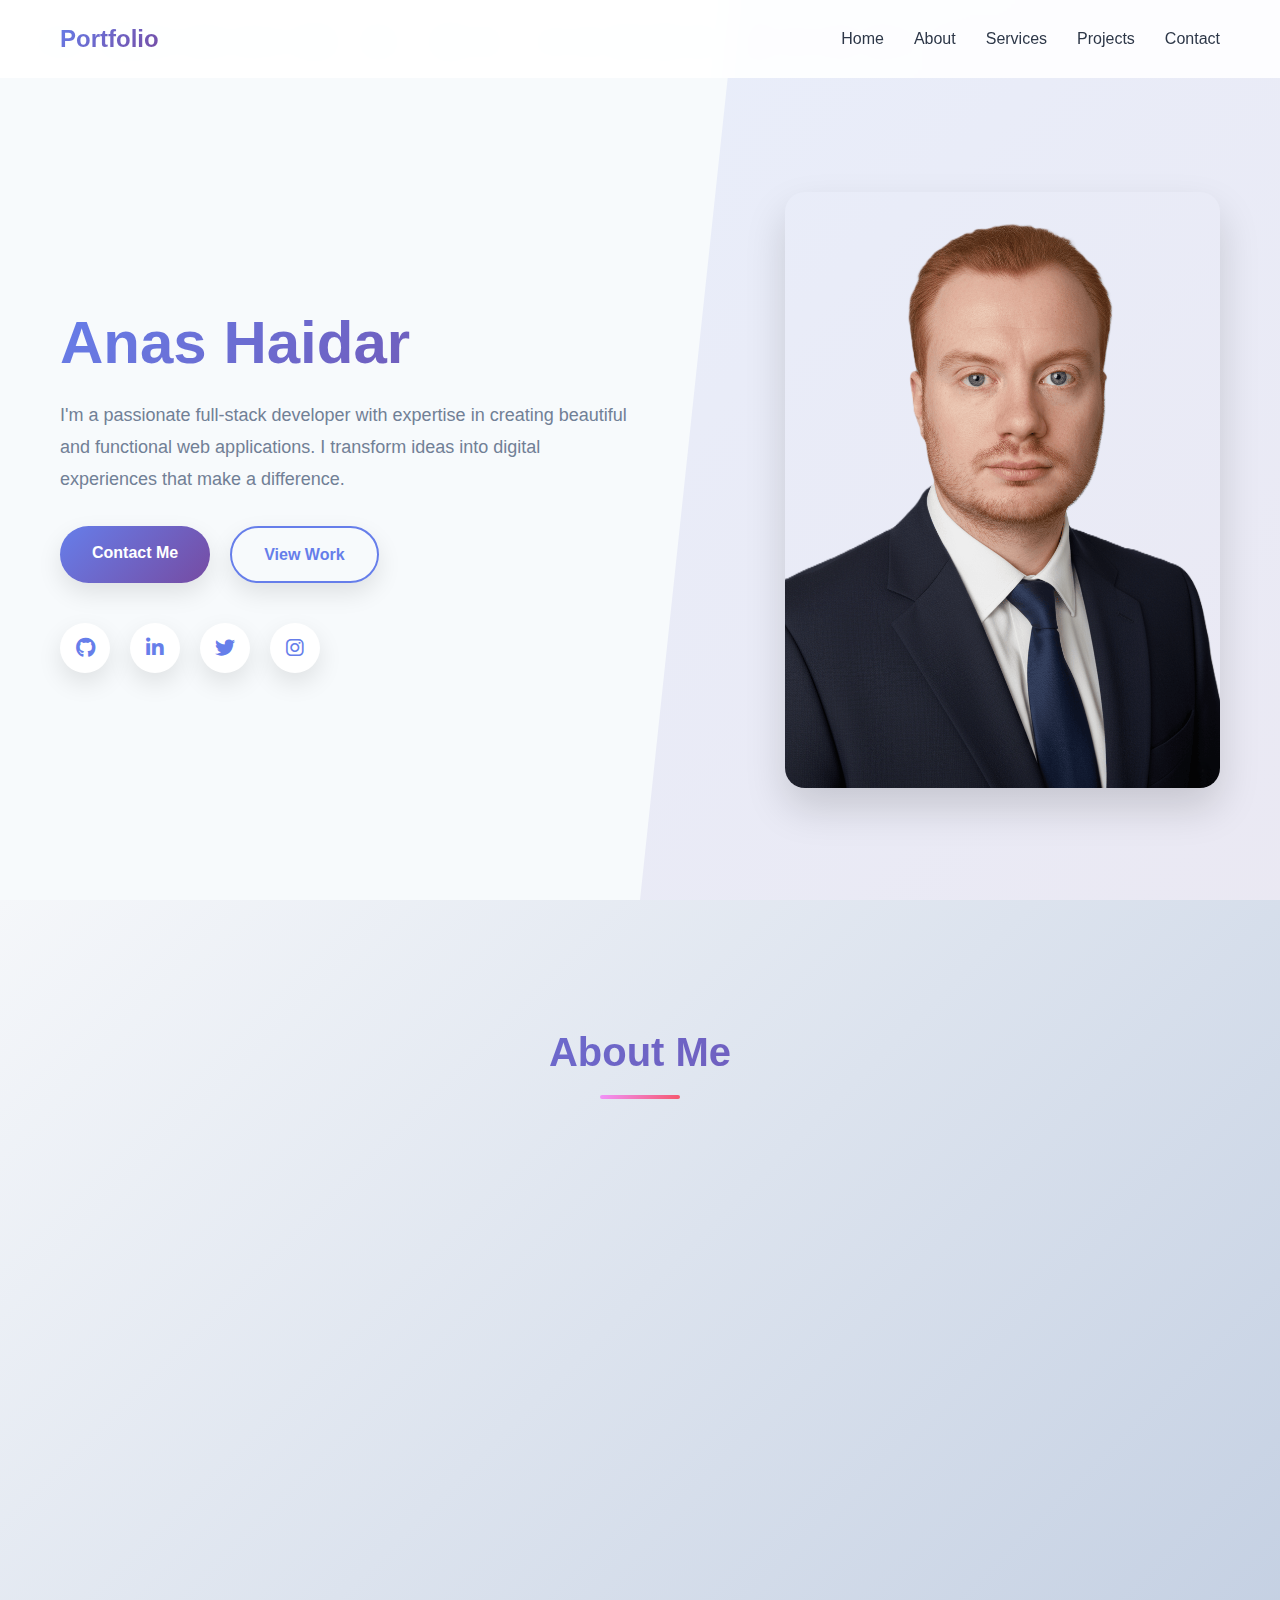
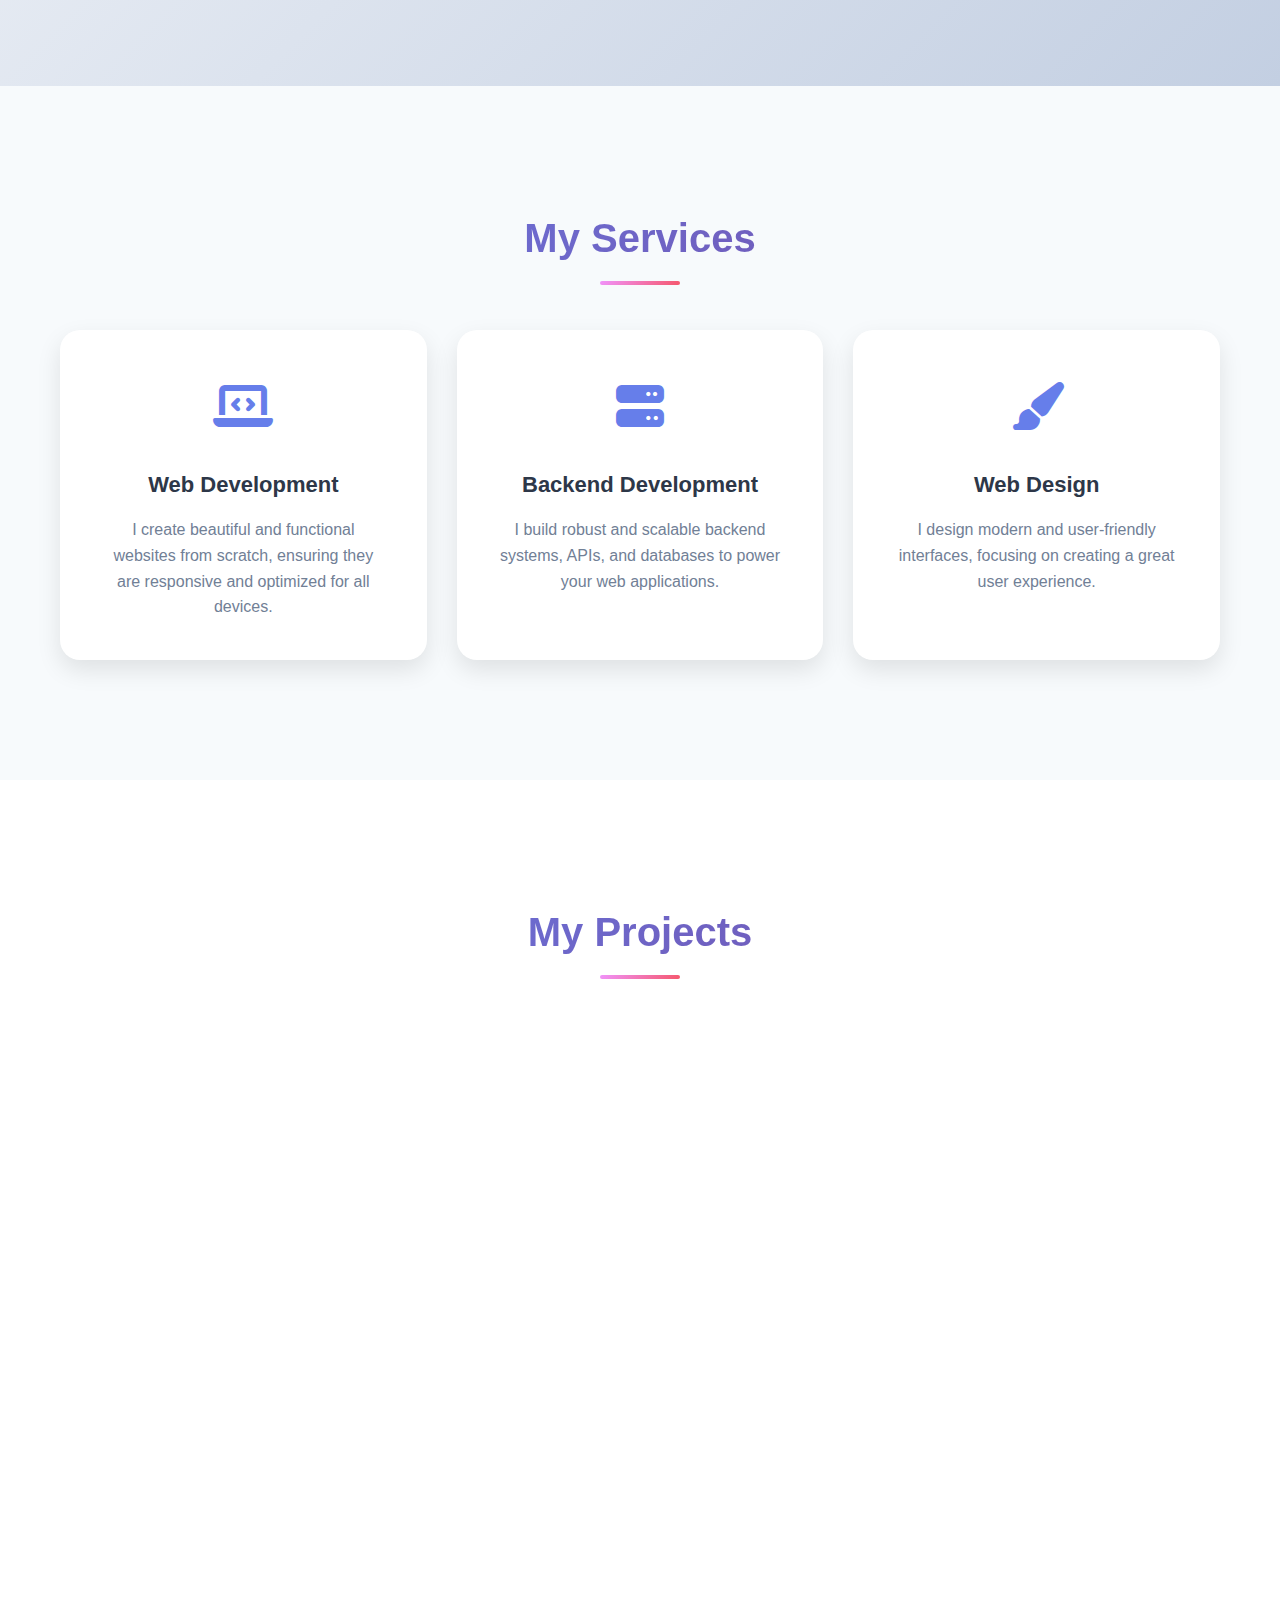
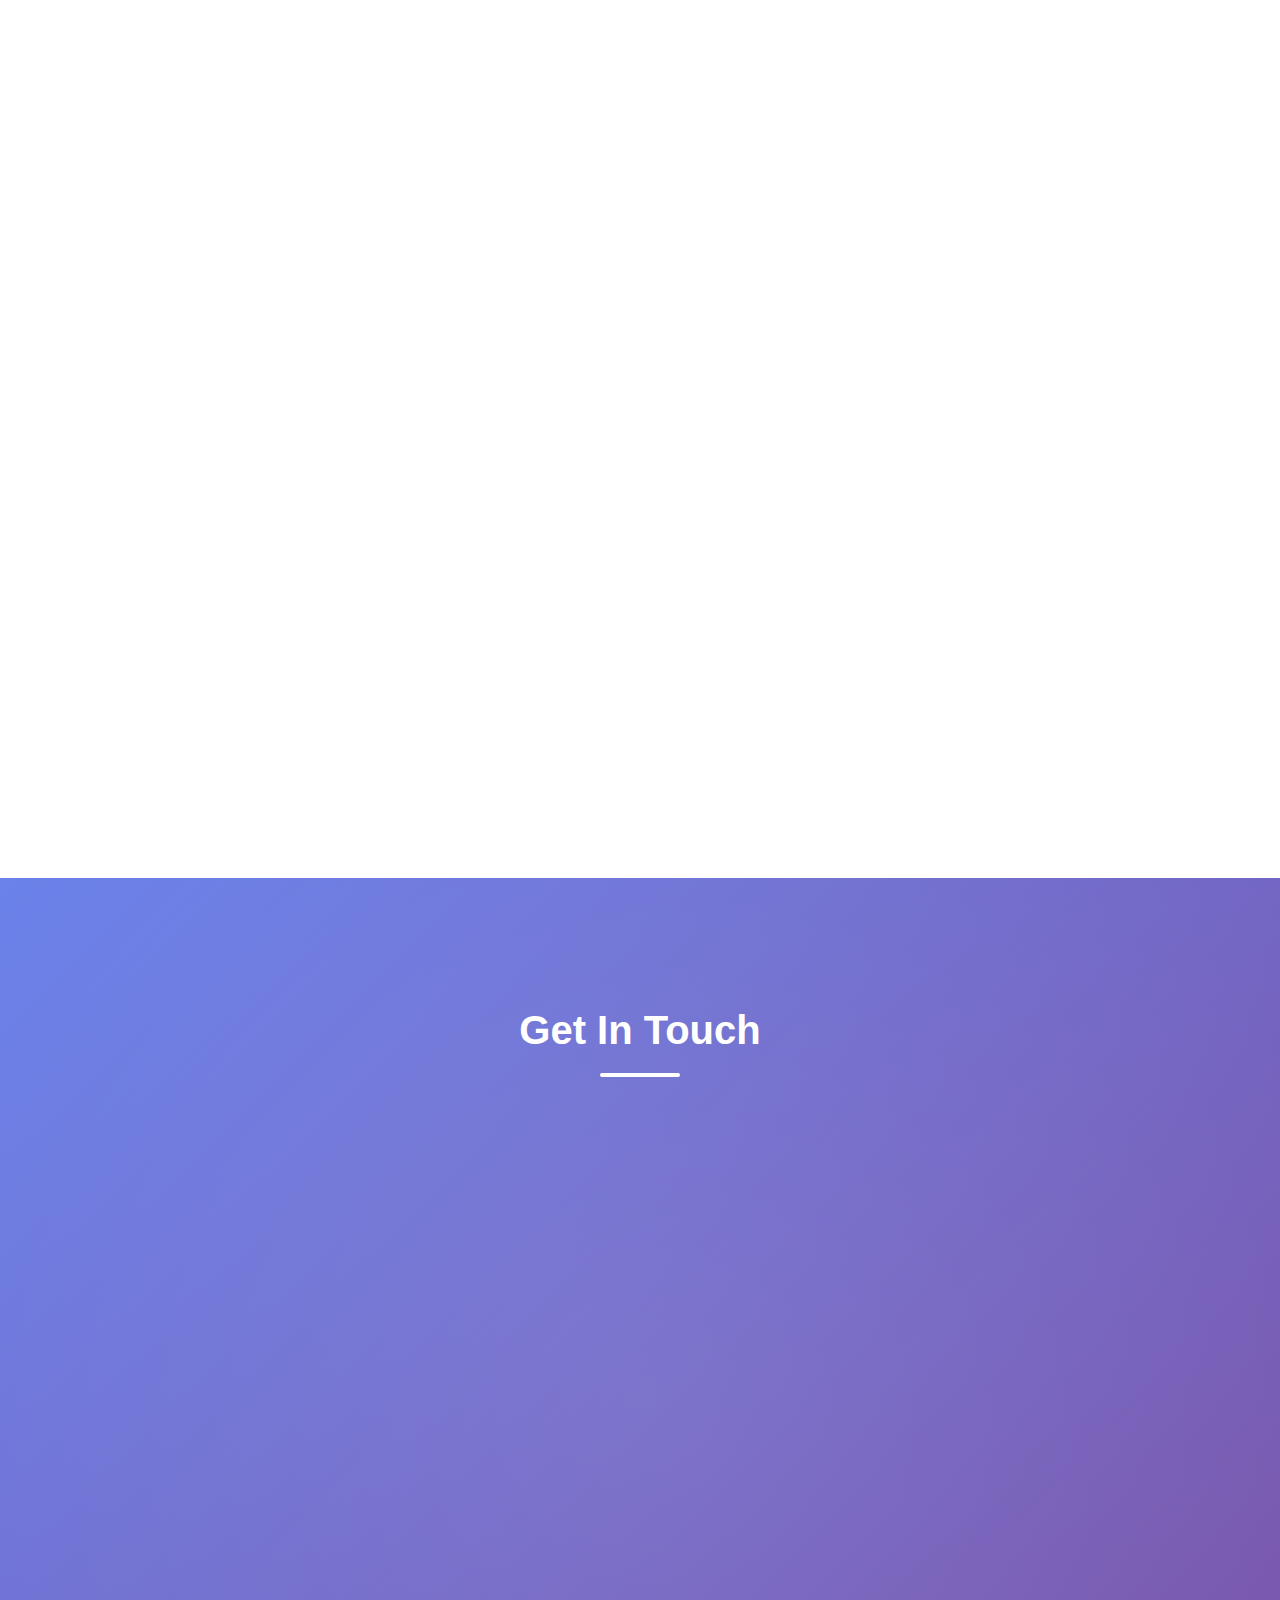
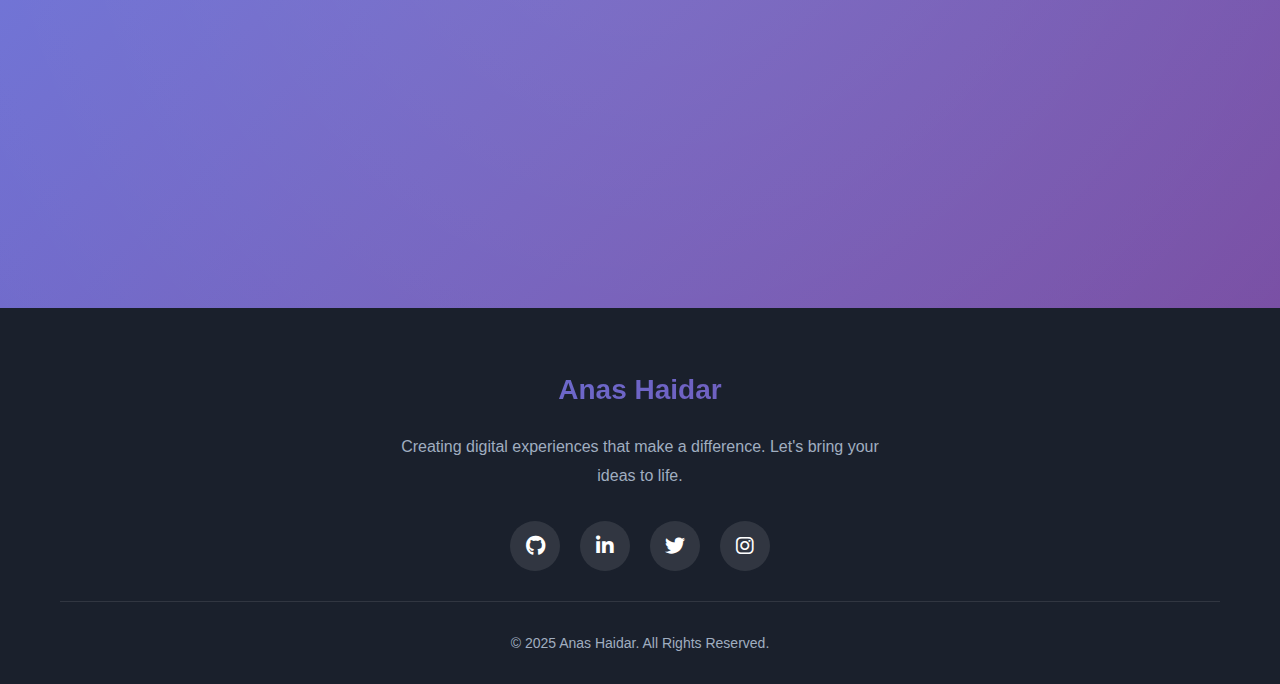
<file: portfolio/index.html>
<!DOCTYPE html>
<html lang="en">
  <head>
    <meta charset="UTF-8" />
    <meta name="viewport" content="width=device-width, initial-scale=1.0" />
    <title>Anas Haidar | Creative Full Stack Developer</title>
    <link
      rel="stylesheet"
      href="https://cdnjs.cloudflare.com/ajax/libs/font-awesome/6.4.0/css/all.min.css"
    />
    <link rel="stylesheet" href="css/style.css" />
  </head>
  <body>
    <!-- Header -->
    <header>
      <div class="container">
        <nav class="navbar">
          <a href="#" class="logo">Portfolio</a>
          <ul class="nav-links">
            <li><a href="#home">Home</a></li>
            <li><a href="#about">About</a></li>
            <li><a href="#services">Services</a></li>
            <li><a href="#projects">Projects</a></li>
            <li><a href="#contact">Contact</a></li>
          </ul>
          <div class="hamburger">
            <span></span>
            <span></span>
            <span></span>
          </div>
        </nav>
      </div>
    </header>

    <!-- Hero Section -->
    <section id="home" class="hero">
      <div class="hero-bg"></div>
      <div class="particles" id="particles"></div>
      <div class="container">
        <div class="hero-content">
          <div class="hero-text">
            <h1 class="hero-title">Anas Haidar</h1>
            <p class="hero-description">
              I'm a passionate full-stack developer with expertise in creating
              beautiful and functional web applications. I transform ideas into
              digital experiences that make a difference.
            </p>
            <div class="hero-buttons">
              <a href="#contact" class="btn">Contact Me</a>
              <a href="#projects" class="btn btn-outline">View Work</a>
            </div>
            <div class="social-links">
              <a
                href="https://github.com/AnasHaidar-95"
                target="_blank"
                aria-label="GitHub"
              >
                <i class="fab fa-github"></i
              ></a>
              <a
                href="https://linkedin.com/in/anas-haidar"
                target="_blank"
                aria-label="LinkedIn"
                ><i class="fab fa-linkedin-in"></i
              ></a>
              <a
                href="https://x.com/_Anas_95"
                target="_blank"
                aria-label="Twitter"
                ><i class="fab fa-twitter"></i
              ></a>
              <a
                href="https://www.instagram.com/_anas_haidar_"
                target="_blank"
                aria-label="Instagram"
                ><i class="fab fa-instagram"></i
              ></a>
            </div>
          </div>
          <div class="hero-image">
            <img src="./assets/images/me.png" alt="Anas Haidar" />
          </div>
        </div>
      </div>
    </section>

    <!-- About Section -->
    <section id="about" class="about">
      <div class="container">
        <h2 class="section-title">About Me</h2>
        <div class="about-content">
          <div class="about-text">
            <h3>Creative Full Stack Developer</h3>
            <p>
              I’m a fast-learning, highly motivated full-stack developer who
              turns ideas into polished digital experiences. What began as
              curiosity about how a button click makes things happen evolved
              into a passion for building complete web applications that are as
              elegant under the hood as they are on the surface. After an
              intensive 17-week boot-camp and 500+ hours of hands-on coding
              sprints, I earned certification as a Junior Full-Stack Developer
              and have been shipping production-ready apps ever since.
            </p>
            <p>
              I specialize in JavaScript across the stack—React and vanilla JS
              for responsive, engaging interfaces, Node and Express for robust
              APIs, and MongoDB or SQL for reliable data layers. I’m comfortable
              translating user stories into clean, scalable code, and writing
              tests that keep regressions out of production. Whether working
              solo or in agile teams, I bring a detail-oriented mindset, clear
              communication, and a relentless focus on delivering features that
              solve real problems.
            </p>
            <p>
              When I’m not coding, you’ll find me exploring new frameworks,
              contributing to open-source projects, or diving into the next
              technical challenge. I believe technology is at its best when it’s
              invisible to the user yet powerful enough to change how they work
              and live—let’s build something that makes that difference
              together.
            </p>
            <div class="skills">
              <span class="skill-tag">HTML 5</span>
              <span class="skill-tag">CSS 3</span>
              <span class="skill-tag">JavaScript</span>
              <span class="skill-tag">React.js</span>
              <span class="skill-tag">Express.js</span>
              <span class="skill-tag">Node.js</span>
              <span class="skill-tag">MongoDB</span>
              <span class="skill-tag">SQL</span>
              <span class="skill-tag">Figma</span>
            </div>
          </div>
        </div>
      </div>
    </section>

    <!-- Services Section -->
    <section id="services" class="services">
      <div class="container">
        <h2 class="section-title">My Services</h2>
        <div class="services-grid">
          <div class="service-card">
            <div class="service-icon">
              <i class="fas fa-laptop-code"></i>
            </div>
            <h3 class="service-title">Web Development</h3>
            <p class="service-description">I create beautiful and functional websites from scratch, ensuring they are responsive and optimized for all devices.</p>
          </div>
          <div class="service-card">
            <div class="service-icon">
              <i class="fas fa-server"></i>
            </div>
            <h3 class="service-title">Backend Development</h3>
            <p class="service-description">I build robust and scalable backend systems, APIs, and databases to power your web applications.</p>
          </div>
          <div class="service-card">
            <div class="service-icon">
              <i class="fas fa-paint-brush"></i>
            </div>
            <h3 class="service-title">Web Design</h3>
            <p class="service-description">I design modern and user-friendly interfaces, focusing on creating a great user experience.</p>
          </div>
        </div>
      </div>
    </section>

    <!-- Projects Section -->
    <section id="projects" class="projects">
      <div class="container">
        <h2 class="section-title">My Projects</h2>
        <div class="project-grid">
          <!-- Project 1 -->
          <div class="project-card">
            <div class="project-image">
              <img
                src="./assets/projects images/Kids Scholar.jpg"
                alt="Kids-Scholar"
              />
              <div class="project-overlay">
                <a
                  href="https://github.com/AnasHaidar-95/Kids-Scholar"
                  target="_blank"
                  aria-label="View Code"
                  ><i class="fab fa-github"></i
                ></a>
              </div>
            </div>
            <div class="project-details">
              <h3 class="project-title">Kids-Scholar</h3>
              <p class="project-description">
                Kids-Scholar is a full-stack MERN application built to provide a
                rich, gamified learning experience for kids. The platform
                focuses on core subjects like Math, Science, and English,
                delivering educational content through interactive games,
                captivating stories, and challenging quizzes.
              </p>
              <div class="project-tech">
                <span class="tech-tag">React</span>
                <span class="tech-tag">Express.js</span>
                <span class="tech-tag">Node.js</span>
                <span class="tech-tag">MongoDB</span>
                <span class="tech-tag">Vite</span>
                <span class="tech-tag">Tailwind CSS</span>
                <span class="tech-tag">React Router</span>
                <span class="tech-tag">Axios</span>
                <span class="tech-tag">React Three Fiber</span>
                <span class="tech-tag">Mongoose</span>
                <span class="tech-tag">JWT</span>
                <span class="tech-tag">Bcrypt.js</span>
                <span class="tech-tag">Cloudinary</span>
              </div>
            </div>
          </div>

          <!-- Project 2 -->
          <div class="project-card">
            <div class="project-image">
              <img src="./assets/projects images/Farhatak.jpg" alt="Farhatak" />
              <div class="project-overlay">
                <a
                  href="https://github.com/AnasHaidar-95/Farhatak"
                  aria-label="View Code"
                  ><i class="fab fa-github"></i
                ></a>
              </div>
            </div>
            <div class="project-details">
              <h3 class="project-title">Farhatak</h3>
              <p class="project-description">
                Farhatak is a comprehensive wedding planning platform designed
                to connect couples with a wide range of vendors and services.
                From booking venues to hiring photographers, Farhatak simplifies
                the wedding planning process, making it an enjoyable and
                stress-free experience. The platform also provides an admin
                dashboard for managing users, vendors, and services.
              </p>
              <div class="project-tech">
                <span class="tech-tag">React</span>
                <span class="tech-tag">Express.js</span>
                <span class="tech-tag">Node.js</span>
                <span class="tech-tag">MongoDB</span>
                <span class="tech-tag">Tailwind CSS</span>
                <span class="tech-tag">Vite</span>
                <span class="tech-tag">React Router</span>
                <span class="tech-tag">Axios</span>
                <span class="tech-tag">Mongoose</span>
                <span class="tech-tag">JWT</span>
                <span class="tech-tag">Bcrypt.js</span>
              </div>
            </div>
          </div>

          <!-- Project 3 -->
          <div class="project-card">
            <div class="project-image">
              <img src="./assets/projects images/Elykto.jpg" alt="ElyKto" />
              <div class="project-overlay">
                <a
                  href="https://github.com/AnasHaidar-95/ElyKto"
                  aria-label="View Code"
                  ><i class="fab fa-github"></i
                ></a>
              </div>
            </div>
            <div class="project-details">
              <h3 class="project-title">ElyKto</h3>
              <p class="project-description">
                ElyKto is a full-stack real-time chat application built using
                the MERN stack (MongoDB, Express.js, React.js, Node.js) with
                Socket.io for real-time communication.
              </p>
              <div class="project-tech">
                <span class="tech-tag">Node.js</span>
                <span class="tech-tag">Express.js</span>
                <span class="tech-tag">MongoDB</span>
                <span class="tech-tag">Mongoose</span>
                <span class="tech-tag">Socket.io</span>
                <span class="tech-tag">JWT</span>
                <span class="tech-tag">Bcrypt</span>
                <span class="tech-tag">Cloudinary</span>
                <span class="tech-tag">Multer</span>
                <span class="tech-tag">React.js</span>
                <span class="tech-tag">Vite</span>
                <span class="tech-tag">React Router</span>
                <span class="tech-tag">Socket.io Client</span>
                <span class="tech-tag">Tailwind CSS</span>
                <span class="tech-tag">Axios</span>
              </div>
            </div>
          </div>

          <!-- Project 4 -->
          <div class="project-card">
            <div class="project-image">
              <img
                src="./assets/projects images/MysteryBoxes.jpg"
                alt="MysteryBoxes"
              />
              <div class="project-overlay">
                <a
                  href="https://github.com/AnasHaidar-95/MysteryBoxes"
                  aria-label="View Code"
                  ><i class="fab fa-github"></i
                ></a>
              </div>
            </div>
            <div class="project-details">
              <h3 class="project-title">MysteryBoxes</h3>
              <p class="project-description">
                MysteryBoxes is a full-stack e-commerce application with a React
                frontend and a Node.js backend. The application allows users to
                register, login, browse products, and view their orders.
                Administrators can add new products to the store.
              </p>
              <div class="project-tech">
                <span class="tech-tag">React.js</span>
                <span class="tech-tag">React Router</span>
                <span class="tech-tag">Tailwind CSS</span>
                <span class="tech-tag">Axios</span>
                <span class="tech-tag">Recharts</span>
                <span class="tech-tag">Vite</span>
                <span class="tech-tag">Node.js</span>
                <span class="tech-tag">Express</span>
                <span class="tech-tag">MongoDB</span>
                <span class="tech-tag">Mongoose</span>
                <span class="tech-tag">JWT</span>
                <span class="tech-tag">bcryptjs</span>
                <span class="tech-tag">WebSocket</span>
              </div>
            </div>
          </div>

        </div>
      </div>
    </section>

    <!-- Contact Section -->
    <section id="contact" class="contact">
      <div class="container">
        <h2 class="section-title">Get In Touch</h2>
        <div class="contact-content">
          <div class="contact-info">
            <h3>Let's Talk About Your Project</h3>
            <p>
              Whether you have a project in mind, a question about my work, or
              just want to say hello, I'd love to hear from you. Fill out the
              form or reach out directly via email or phone.
            </p>
            <div class="contact-details">
              <div class="contact-item">
                <i class="fas fa-envelope"></i>
                <span>Anas.haidar1995@gmail.com</span>
              </div>
              <div class="contact-item">
                <i class="fas fa-phone"></i>
                <span>+963 937230061</span>
              </div>
              <div class="contact-item">
                <i class="fas fa-map-marker-alt"></i>
                <span>Damascus, SY</span>
              </div>
            </div>
          </div>
          <div class="contact-form">
            <form id="contactForm" action="https://api.web3forms.com/submit" method="POST">
              <div class="form-group">
              <input type="hidden" name="access_key" value="3fbfceb6-06d5-4085-b04c-702b9fa895df">
              </div>
              <div class="form-group">
                <label for="name">Name</label>
                <input type="text" id="name" name="name" required />
              </div>
              <div class="form-group">
                <label for="email">Email</label>
                <input type="email" id="email" name="email" required />
              </div>
              <div class="form-group">
                <label for="subject">Subject</label>
                <input type="text" id="subject" name="subject" required />
              </div>
              <div class="form-group">
                <label for="message">Message</label>
                <textarea id="message" name="message" required></textarea>
              </div>
               <div class="form-group">
              <input type="hidden" name="redirect" value="https://web3forms.com/success">
              </div>
              <button type="submit" class="submit-btn">Send Message</button>
            </form>
          </div>
        </div>
      </div>
    </section>

    <!-- Footer -->
    <footer>
      <div class="container">
        <div class="footer-content">
          <div class="footer-logo">Anas Haidar</div>
          <p class="footer-text">
            Creating digital experiences that make a difference. Let's bring
            your ideas to life.
          </p>
          <div class="footer-social">
            <a
              href="https://github.com/AnasHaidar-95"
              target="_blank"
              aria-label="GitHub"
            >
              <i class="fab fa-github"></i
            ></a>
            <a
              href="https://linkedin.com/in/anas-haidar"
              target="_blank"
              aria-label="LinkedIn"
              ><i class="fab fa-linkedin-in"></i
            ></a>
            <a
              href="https://x.com/_Anas_95"
              target="_blank"
              aria-label="Twitter"
              ><i class="fab fa-twitter"></i
            ></a>
            <a
              href="https://www.instagram.com/_anas_haidar_"
              target="_blank"
              aria-label="Instagram"
              ><i class="fab fa-instagram"></i
            ></a>
          </div>
        </div>
        <div class="footer-bottom">
          <p>&copy; 2025 Anas Haidar. All Rights Reserved.</p>
        </div>
      </div>
    </footer>
    <script src="javascript/script.js"></script>
  </body>
</html>
</file>
<file: portfolio/css/style.css>
:root {
  --primary-color: #667eea;
  --secondary-color: #764ba2;
  --accent-color: #f093fb;
  --text-color: #2d3748;
  --light-color: #f7fafc;
  --dark-color: #1a202c;
  --gradient-1: linear-gradient(135deg, #667eea 0%, #764ba2 100%);
  --gradient-2: linear-gradient(135deg, #f093fb 0%, #f5576c 100%);
  --gradient-3: linear-gradient(135deg, #4facfe 0%, #00f2fe 100%);
  --shadow-lg: 0 10px 25px rgba(0, 0, 0, 0.1);
  --shadow-xl: 0 20px 40px rgba(0, 0, 0, 0.15);
}

* {
  margin: 0;
  padding: 0;
  box-sizing: border-box;
}

body {
  font-family: "Inter", -apple-system, BlinkMacSystemFont, "Segoe UI", Roboto,
    sans-serif;
  line-height: 1.6;
  color: var(--text-color);
  background-color: var(--light-color);
  overflow-x: hidden;
}

a {
  text-decoration: none;
  color: inherit;
}

ul {
  list-style: none;
}

.container {
  max-width: 1200px;
  margin: 0 auto;
  padding: 0 20px;
}

.btn {
  display: inline-block;
  padding: 14px 32px;
  background: var(--gradient-1);
  color: white;
  border-radius: 50px;
  font-weight: 600;
  font-size: 16px;
  transition: all 0.3s ease;
  position: relative;
  overflow: hidden;
  box-shadow: var(--shadow-lg);
}

.btn::before {
  content: "";
  position: absolute;
  top: 0;
  left: -100%;
  width: 100%;
  height: 100%;
  background: linear-gradient(
    90deg,
    transparent,
    rgba(255, 255, 255, 0.2),
    transparent
  );
  transition: left 0.5s;
}

.btn:hover::before {
  left: 100%;
}

.btn:hover {
  transform: translateY(-3px);
  box-shadow: var(--shadow-xl);
}

.btn-outline {
  background: transparent;
  border: 2px solid var(--primary-color);
  color: var(--primary-color);
}

.btn-outline:hover {
  background: var(--primary-color);
  color: white;
}

/* Header */
header {
  position: fixed;
  top: 0;
  left: 0;
  width: 100%;
  padding: 20px 0;
  z-index: 1000;
  transition: all 0.3s ease;
  background: rgba(255, 255, 255, 0.9);
  backdrop-filter: blur(10px);
}

header.scrolled {
  padding: 15px 0;
  box-shadow: 0 5px 20px rgba(0, 0, 0, 0.1);
}

.navbar {
  display: flex;
  justify-content: space-between;
  align-items: center;
}

.logo {
  font-size: 24px;
  font-weight: 700;
  background: var(--gradient-1);
  -webkit-background-clip: text;
  -webkit-text-fill-color: transparent;
  background-clip: text;
}

.nav-links {
  display: flex;
  align-items: center;
}

.nav-links li {
  margin-left: 30px;
}

.nav-links a {
  font-weight: 500;
  position: relative;
  padding: 5px 0;
}

.nav-links a::after {
  content: "";
  position: absolute;
  bottom: 0;
  left: 0;
  width: 0;
  height: 2px;
  background: var(--gradient-2);
  transition: width 0.3s ease;
}

.nav-links a:hover::after {
  width: 100%;
}

.hamburger {
  display: none;
  cursor: pointer;
  flex-direction: column;
  justify-content: space-between;
  width: 30px;
  height: 21px;
}

.hamburger span {
  display: block;
  height: 3px;
  width: 100%;
  background-color: var(--text-color);
  transition: all 0.3s ease;
}

.hamburger.active span:nth-child(1) {
  transform: translateY(9px) rotate(45deg);
}

.hamburger.active span:nth-child(2) {
  opacity: 0;
}

.hamburger.active span:nth-child(3) {
  transform: translateY(-9px) rotate(-45deg);
}

/* Hero Section */
.hero {
  height: 100vh;
  display: flex;
  align-items: center;
  padding-top: 80px;
  position: relative;
  overflow: hidden;
}

.hero-bg {
  position: absolute;
  top: 0;
  right: 0;
  width: 50%;
  height: 100%;
  background: var(--gradient-1);
  clip-path: polygon(15% 0%, 100% 0%, 100% 100%, 0% 100%);
  opacity: 0.1;
}

.particles {
  position: absolute;
  width: 100%;
  height: 100%;
  overflow: hidden;
  z-index: 0;
}

.particle {
  position: absolute;
  width: 4px;
  height: 4px;
  background: var(--primary-color);
  border-radius: 50%;
  opacity: 0.3;
  animation: float 20s infinite linear;
}

@keyframes float {
  0% {
    transform: translateY(100vh) translateX(0);
  }
  100% {
    transform: translateY(-100vh) translateX(100px);
  }
}

.hero-content {
  display: flex;
  align-items: center;
  justify-content: space-between;
  position: relative;
  z-index: 1;
}

.hero-text {
  flex: 1;
  max-width: 600px;
  animation: fadeInUp 1s ease;
}

@keyframes fadeInUp {
  from {
    opacity: 0;
    transform: translateY(30px);
  }
  to {
    opacity: 1;
    transform: translateY(0);
  }
}

@keyframes blink {
  0%,
  100% {
    opacity: 1;
  }
  50% {
    opacity: 0;
  }
}

.hero-title {
  font-size: 60px;
  font-weight: 700;
  margin-bottom: 20px;
  line-height: 1.2;
  background: var(--gradient-1);
  -webkit-background-clip: text;
  -webkit-text-fill-color: transparent;
  background-clip: text;
}

.hero-description {
  font-size: 18px;
  color: #718096;
  margin-bottom: 30px;
  line-height: 1.8;
}

.hero-buttons {
  display: flex;
  gap: 20px;
  margin-bottom: 40px;
}

.social-links {
  display: flex;
  gap: 20px;
}

.social-links a {
  display: flex;
  align-items: center;
  justify-content: center;
  width: 50px;
  height: 50px;
  border-radius: 50%;
  background: white;
  color: var(--primary-color);
  font-size: 20px;
  transition: all 0.3s ease;
  box-shadow: var(--shadow-lg);
}

.social-links a:hover {
  background: var(--gradient-1);
  color: white;
  transform: translateY(-5px) rotate(360deg);
  box-shadow: var(--shadow-xl);
}

.hero-image {
  flex: 1;
  display: flex;
  justify-content: flex-end;
  position: relative;
  animation: fadeInRight 1s ease 0.5s both;
}

@keyframes fadeInRight {
  from {
    opacity: 0;
    transform: translateX(50px);
  }
  to {
    opacity: 1;
    transform: translateX(0);
  }
}

.hero-image img {
  max-width: 75%;
  height: auto;
  border-radius: 20px;
  box-shadow: var(--shadow-xl);
  transition: transform 0.3s ease;
}

.hero-image:hover img {
  transform: scale(1.05);
}

/* About Section */
.about {
  padding: 120px 0;
  background: linear-gradient(135deg, #f5f7fa 0%, #c3cfe2 100%);
  position: relative;
}

.section-title {
  font-size: 40px;
  font-weight: 700;
  text-align: center;
  margin-bottom: 60px;
  position: relative;
  background: var(--gradient-1);
  -webkit-background-clip: text;
  -webkit-text-fill-color: transparent;
  background-clip: text;
}

.section-title::after {
  content: "";
  position: absolute;
  bottom: -15px;
  left: 50%;
  transform: translateX(-50%);
  width: 80px;
  height: 4px;
  background: var(--gradient-2);
  border-radius: 2px;
}

.about-content {
  display: flex;
  align-items: center;
  gap: 60px;
}

.about-text {
  flex: 1;
}

.about-text h3 {
  font-size: 28px;
  margin-bottom: 20px;
  background: var(--gradient-1);
  -webkit-background-clip: text;
  -webkit-text-fill-color: transparent;
  background-clip: text;
}

.about-text p {
  margin-bottom: 20px;
  font-size: 16px;
  line-height: 1.8;
  color: #4a5568;
}

.skills {
  display: flex;
  flex-wrap: wrap;
  gap: 10px;
  margin-top: 20px;
}

.skill-tag {
  padding: 8px 16px;
  background: white;
  border-radius: 25px;
  font-size: 14px;
  font-weight: 600;
  color: var(--primary-color);
  box-shadow: 0 2px 10px rgba(0, 0, 0, 0.1);
  transition: all 0.3s ease;
  cursor: default;
}

.skill-tag:hover {
  transform: translateY(-2px);
  box-shadow: 0 4px 15px rgba(0, 0, 0, 0.2);
  background: var(--gradient-1);
  color: white;
}

/* Services Section */
.services {
  padding: 120px 0;
  background-color: var(--light-color);
}

.services-grid {
  display: grid;
  grid-template-columns: repeat(auto-fill, minmax(300px, 1fr));
  gap: 30px;
}

.service-card {
  background: white;
  padding: 40px;
  border-radius: 20px;
  text-align: center;
  box-shadow: var(--shadow-lg);
  transition: all 0.3s ease;
}

.service-card:hover {
  transform: translateY(-10px);
  box-shadow: var(--shadow-xl);
}

.service-icon {
  font-size: 48px;
  margin-bottom: 20px;
  color: var(--primary-color);
}

.service-title {
  font-size: 22px;
  font-weight: 700;
  margin-bottom: 15px;
}

.service-description {
  color: #718096;
  line-height: 1.6;
}


/* Projects Section */
.projects {
  padding: 120px 0;
  background-color: white;
}

.project-grid {
  display: grid;
  grid-template-columns: repeat(auto-fill, minmax(350px, 1fr));
  gap: 30px;
}

.project-card {
  border-radius: 20px;
  overflow: hidden;
  box-shadow: var(--shadow-lg);
  transition: all 0.3s ease;
  position: relative;
  background: white;
}

.project-card:hover {
  transform: translateY(-10px);
  box-shadow: var(--shadow-xl);
}

.project-image {
  position: relative;
  overflow: hidden;
  height: 220px;
}

.project-image img {
  width: 100%;
  height: 100%;
  object-fit: cover;
  transition: transform 0.5s ease;
}

.project-card:hover .project-image img {
  transform: scale(1.1);
}

.project-overlay {
  position: absolute;
  top: 0;
  left: 0;
  width: 100%;
  height: 100%;
  background: rgba(0, 0, 0, 0.8);
  display: flex;
  align-items: center;
  justify-content: center;
  opacity: 0;
  transition: opacity 0.3s ease;
}

.project-card:hover .project-overlay {
  opacity: 1;
}

.project-overlay a {
  margin: 0 10px;
  width: 50px;
  height: 50px;
  border-radius: 50%;
  background: white;
  display: flex;
  align-items: center;
  justify-content: center;
  color: var(--primary-color);
  font-size: 20px;
  transition: all 0.3s ease;
}

.project-overlay a:hover {
  transform: scale(1.2);
  background: var(--primary-color);
  color: white;
}

.project-details {
  padding: 25px;
}

.project-title {
  font-size: 22px;
  font-weight: 700;
  margin-bottom: 10px;
  background: var(--gradient-1);
  -webkit-background-clip: text;
  -webkit-text-fill-color: transparent;
  background-clip: text;
}

.project-description {
  color: #718096;
  margin-bottom: 15px;
  line-height: 1.6;
}

.project-tech {
  display: flex;
  flex-wrap: wrap;
  gap: 8px;
  margin-bottom: 15px;
}

.tech-tag {
  padding: 4px 10px;
  background: var(--light-color);
  border-radius: 15px;
  font-size: 12px;
  color: var(--primary-color);
  font-weight: 600;
}

/* Contact Section */
.contact {
  padding: 120px 0;
  background: linear-gradient(135deg, #667eea 0%, #764ba2 100%);
  color: white;
  position: relative;
  overflow: hidden;
}

.contact::before {
  content: "";
  position: absolute;
  top: -50%;
  right: -50%;
  width: 200%;
  height: 200%;
  background: radial-gradient(
    circle,
    rgba(255, 255, 255, 0.1) 0%,
    transparent 70%
  );
  animation: rotate 30s linear infinite;
}

@keyframes rotate {
  from {
    transform: rotate(0deg);
  }
  to {
    transform: rotate(360deg);
  }
}

.contact .section-title {
  color: white;
  background: none;
  -webkit-text-fill-color: white;
}

.contact .section-title::after {
  background: white;
}

.contact-content {
  display: flex;
  gap: 60px;
}

.contact-info {
  flex: 1;
}

.contact-info h3 {
  font-size: 28px;
  margin-bottom: 20px;
}

.contact-info p {
  margin-bottom: 30px;
  font-size: 16px;
  line-height: 1.8;
  opacity: 0.9;
}

.contact-details {
  margin-bottom: 30px;
}

.contact-item {
  display: flex;
  align-items: center;
  margin-bottom: 15px;
}

.contact-item i {
  width: 50px;
  height: 50px;
  background: rgba(255, 255, 255, 0.2);
  border-radius: 50%;
  display: flex;
  align-items: center;
  justify-content: center;
  margin-right: 15px;
  font-size: 20px;
}

.contact-form {
  flex: 1;
  background: rgba(255, 255, 255, 0.1);
  padding: 40px;
  border-radius: 20px;
  backdrop-filter: blur(10px);
  border: 1px solid rgba(255, 255, 255, 0.2);
}

.form-group {
  margin-bottom: 20px;
}

.form-group label {
  display: block;
  margin-bottom: 8px;
  font-weight: 600;
}

.form-group input,
.form-group textarea {
  width: 100%;
  padding: 15px;
  border: none;
  border-radius: 10px;
  background: rgba(255, 255, 255, 0.9);
  font-family: inherit;
  font-size: 16px;
  transition: all 0.3s ease;
}

.form-group input:focus,
.form-group textarea:focus {
  outline: none;
  box-shadow: 0 0 0 3px rgba(255, 255, 255, 0.3);
  transform: translateY(-2px);
}

.form-group textarea {
  height: 150px;
  resize: vertical;
}

.submit-btn {
  width: 100%;
  padding: 15px;
  background: white;
  color: var(--primary-color);
  border: none;
  border-radius: 10px;
  font-size: 16px;
  font-weight: 600;
  cursor: pointer;
  transition: all 0.3s ease;
}

.submit-btn:hover {
  transform: translateY(-2px);
  box-shadow: 0 5px 20px rgba(0, 0, 0, 0.2);
}

/* Footer */
footer {
  background: var(--dark-color);
  color: white;
  padding: 60px 0 30px;
  text-align: center;
}

.footer-content {
  margin-bottom: 30px;
}

.footer-logo {
  font-size: 28px;
  font-weight: 700;
  background: var(--gradient-1);
  -webkit-background-clip: text;
  -webkit-text-fill-color: transparent;
  background-clip: text;
  margin-bottom: 20px;
}

.footer-text {
  max-width: 500px;
  margin: 0 auto 30px;
  color: #a0aec0;
  line-height: 1.8;
}

.footer-social {
  display: flex;
  justify-content: center;
  gap: 20px;
  margin-bottom: 30px;
}

.footer-social a {
  display: flex;
  align-items: center;
  justify-content: center;
  width: 50px;
  height: 50px;
  background: rgba(255, 255, 255, 0.1);
  border-radius: 50%;
  color: white;
  font-size: 20px;
  transition: all 0.3s ease;
}

.footer-social a:hover {
  background: var(--gradient-1);
  transform: translateY(-5px);
}

.footer-bottom {
  padding-top: 30px;
  border-top: 1px solid rgba(255, 255, 255, 0.1);
  color: #a0aec0;
  font-size: 14px;
}

/* Responsive Styles */
@media (max-width: 992px) {
  .hero {
    height: auto;
    min-height: 100vh;
    padding-top: 120px;
    padding-bottom: 60px;
  }

  .hero-buttons, .social-links{
    justify-content: center;
  }

  .hero-content {
    flex-direction: column-reverse;
    text-align: center;
  }

  .hero-image {
    margin-bottom: 40px;
    justify-content: center;
  }

  .about-content {
    flex-direction: column;
  }

  .contact-content {
    flex-direction: column;
  }

  .hero-title {
    font-size: 48px;
  }
}

@media (max-width: 768px) {
  .hamburger {
    display: flex;
  }

  .nav-links {
    position: fixed;
    top: 80px;
    left: -100%;
    width: 100%;
    height: calc(100vh - 80px);
    background: white;
    flex-direction: column;
    align-items: center;
    justify-content: center;
    transition: left 0.3s ease;
  }

  .nav-links.active {
    left: 0;
  }

  .nav-links li {
    margin: 15px 0;
  }

  .hero-title {
    font-size: 36px;
  }

  .hero-buttons {
    flex-direction: column;
    gap: 15px;
  }

  .project-grid {
    grid-template-columns: 1fr;
  }

  .section-title {
    font-size: 32px;
  }
}

@media (max-width: 576px) {
  .hero-title {
    font-size: 28px;
  }

  .hero-description {
    font-size: 16px;
  }

  .section-title {
    font-size: 28px;
  }
}
</file>
